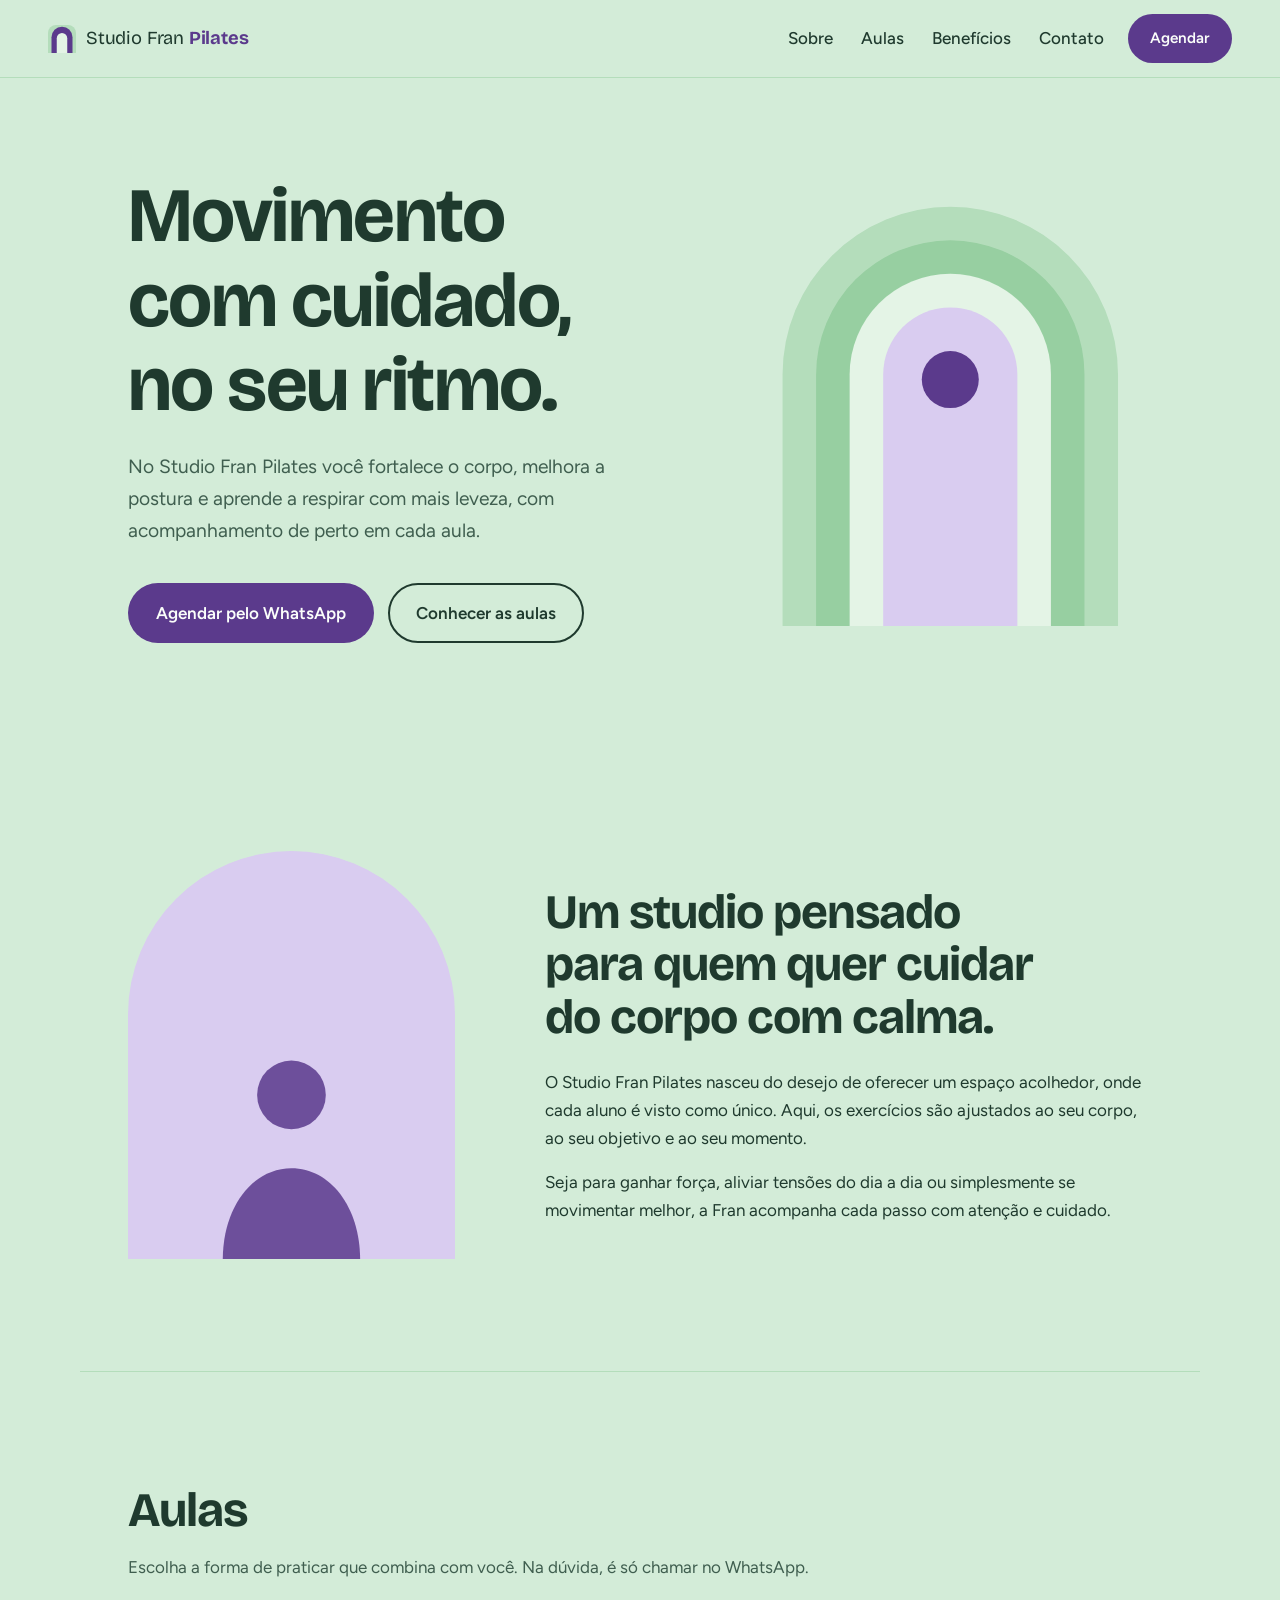
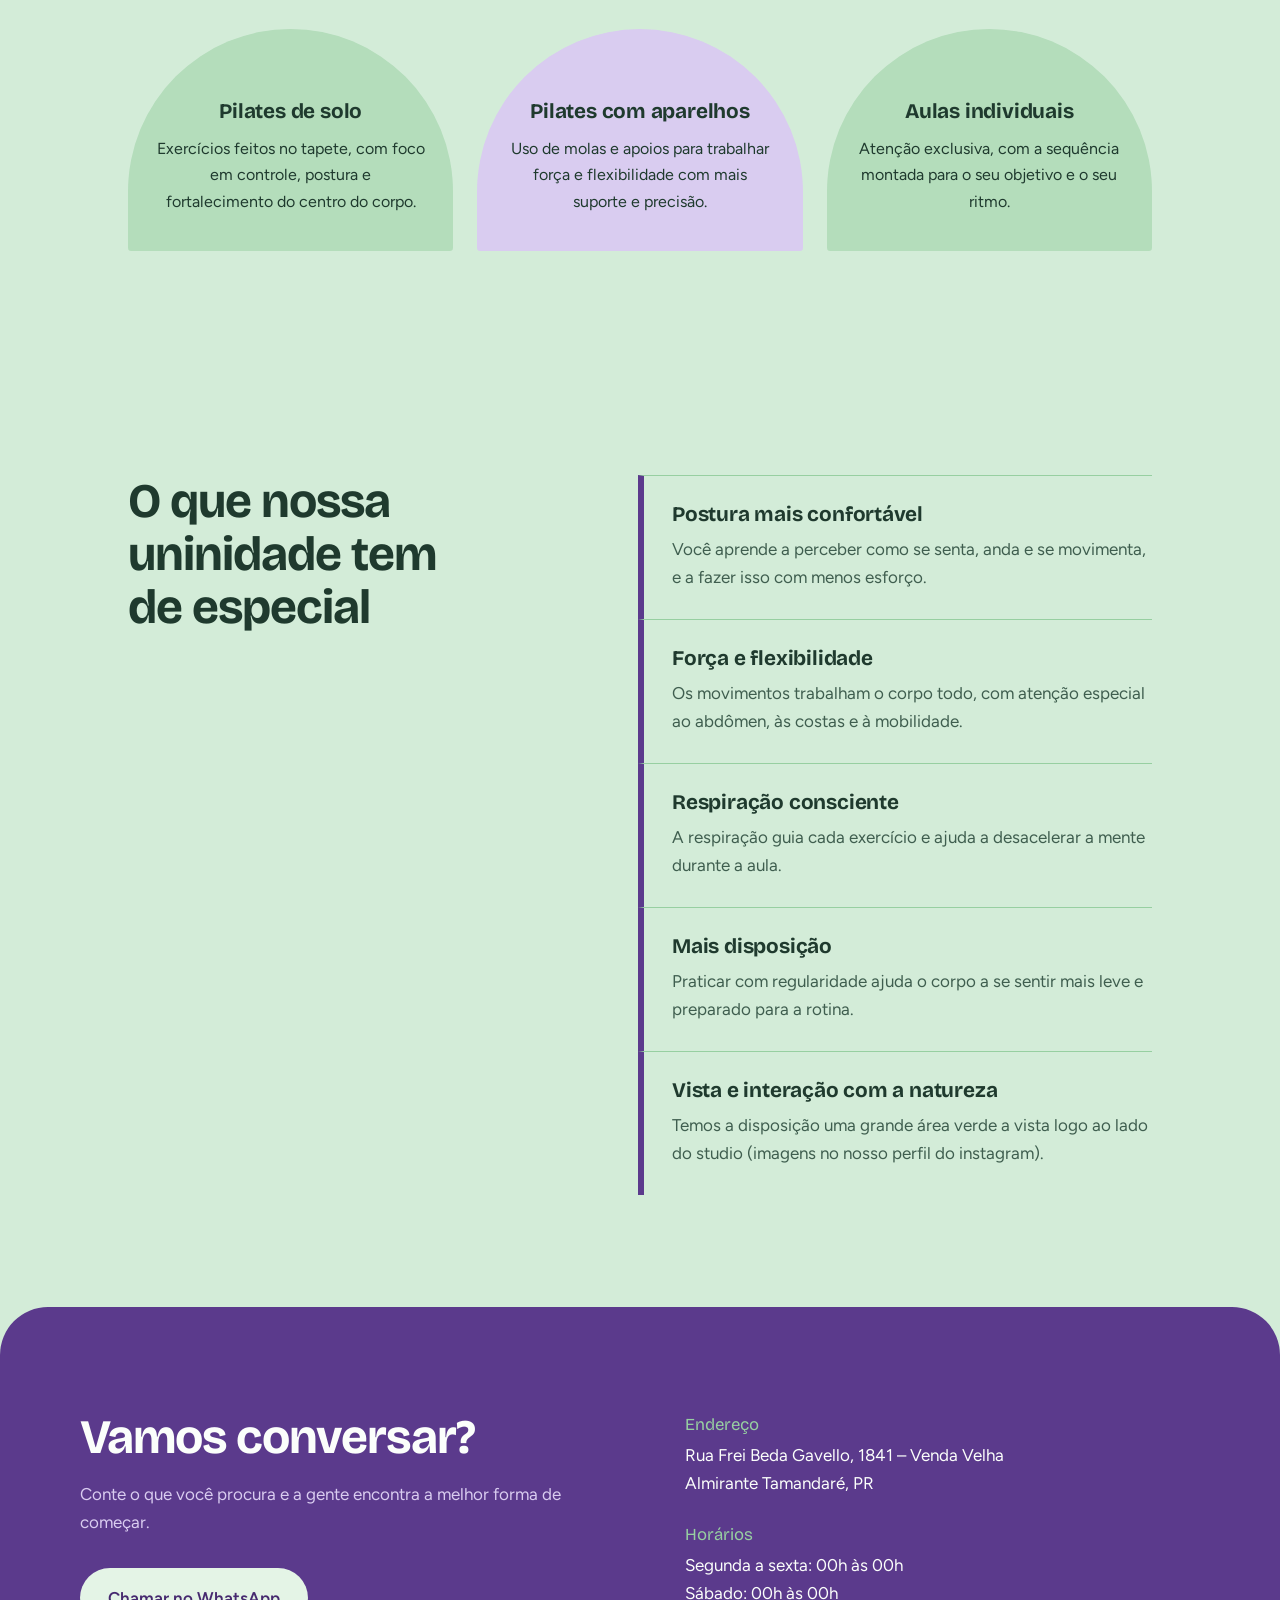
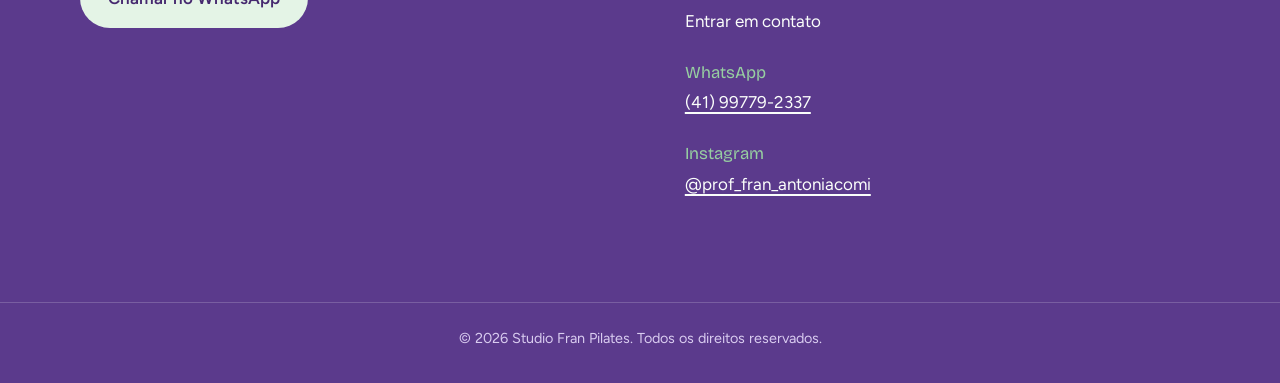
<file: studio/index.html>
<!DOCTYPE html>
<html lang="pt-BR">
<head>
  <meta charset="UTF-8">
  <meta name="viewport" content="width=device-width, initial-scale=1">
  <title>Studio Fran Pilates</title>
  <meta name="description" content="Studio Fran Pilates: aulas de pilates com atenção ao seu corpo e ao seu ritmo. Agende pelo WhatsApp.">

  <link rel="preconnect" href="https://fonts.googleapis.com">
  <link rel="preconnect" href="https://fonts.gstatic.com" crossorigin>
  <link href="https://fonts.googleapis.com/css2?family=Bricolage+Grotesque:opsz,wght@12..96,500;12..96,700&family=Figtree:wght@400;500;600&display=swap" rel="stylesheet">
  <link rel="stylesheet" href="style.css">
</head>
<body>

  <a class="pular" href="#conteudo">Pular para o conteúdo</a>

  <header class="topo">
    <a class="marca" href="#inicio" aria-label="Studio Fran Pilates, início">
      <svg class="marca-icone" viewBox="0 0 32 32" aria-hidden="true">
        <path d="M4 32V14a12 12 0 0 1 24 0v18z" fill="#5B3A8C"/>
        <path d="M10 32V15a6 6 0 0 1 12 0v17z" fill="#E4F4E6"/>
      </svg>
      <span>Studio Fran <strong>Pilates</strong></span>
    </a>

    <nav class="menu" aria-label="Principal">
      <a href="#sobre">Sobre</a>
      <a href="#aulas">Aulas</a>
      <a href="#beneficios">Benefícios</a>
      <a href="#contato">Contato</a>
    </nav>

    <!-- TROCAR o número no link abaixo (formato: 55 + DDD + número, só dígitos) -->
    <a class="botao botao-roxo botao-pequeno" href="https://wa.me/5541997792337" target="_blank" rel="noopener">Agendar</a>
  </header>

  <main id="conteudo">

    <!-- INÍCIO -->
    <section class="hero" id="inicio">
      <div class="hero-texto">
        <h1>Movimento com cuidado, no seu ritmo.</h1>
        <p class="hero-sub">No Studio Fran Pilates você fortalece o corpo, melhora a postura e aprende a respirar com mais leveza, com acompanhamento de perto em cada aula.</p>
        <div class="hero-acoes">
          <a class="botao botao-roxo" href="https://wa.me/5541997792337" target="_blank" rel="noopener">Agendar pelo WhatsApp</a>
          <a class="botao botao-contorno" href="#aulas">Conhecer as aulas</a>
        </div>
      </div>

      <div class="hero-arte" aria-hidden="true">
        <svg viewBox="0 0 480 520" role="img" focusable="false">
          <path class="arco arco-1" d="M40 520V220a200 200 0 0 1 400 0v300z" fill="#B4DDBB"/>
          <path class="arco arco-2" d="M80 520V220a160 160 0 0 1 320 0v300z" fill="#97CFA1"/>
          <path class="arco arco-3" d="M120 520V220a120 120 0 0 1 240 0v300z" fill="#E4F4E6"/>
          <path class="arco arco-4" d="M160 520V220a80 80 0 0 1 160 0v300z" fill="#D9CCF0"/>
          <circle class="sol" cx="240" cy="226" r="34" fill="#5B3A8C"/>
        </svg>
      </div>
    </section>

    <!-- SOBRE -->
    <section class="secao sobre" id="sobre">
      <div class="sobre-moldura" aria-hidden="true">
        <!-- Para usar uma foto da Fran: troque este bloco por
             <img src="fran.jpg" alt="Fran, instrutora do studio"> -->
        <svg viewBox="0 0 200 240">
          <circle cx="100" cy="96" r="30" fill="#5B3A8C" opacity=".85"/>
          <path d="M40 240c0-46 26-80 60-80s60 34 60 80z" fill="#5B3A8C" opacity=".85"/>
        </svg>
      </div>

      <div class="sobre-texto">
        <h2>Um studio pensado para quem quer cuidar do corpo com calma.</h2>
        <p>O Studio Fran Pilates nasceu do desejo de oferecer um espaço acolhedor, onde cada aluno é visto como único. Aqui, os exercícios são ajustados ao seu corpo, ao seu objetivo e ao seu momento.</p>
        <p>Seja para ganhar força, aliviar tensões do dia a dia ou simplesmente se movimentar melhor, a Fran acompanha cada passo com atenção e cuidado.</p>
      </div>
    </section>

    <!-- AULAS -->
    <section class="secao aulas" id="aulas">
      <h2>Aulas</h2>
      <p class="aulas-intro">Escolha a forma de praticar que combina com você. Na dúvida, é só chamar no WhatsApp.</p>

      <ul class="aulas-lista">
        <li class="aula">
          <h3>Pilates de solo</h3>
          <p>Exercícios feitos no tapete, com foco em controle, postura e fortalecimento do centro do corpo.</p>
        </li>
        <li class="aula">
          <h3>Pilates com aparelhos</h3>
          <p>Uso de molas e apoios para trabalhar força e flexibilidade com mais suporte e precisão.</p>
        </li>
        <li class="aula">
          <h3>Aulas individuais</h3>
          <p>Atenção exclusiva, com a sequência montada para o seu objetivo e o seu ritmo.</p>
        </li>
      </ul>
    </section>

    <!-- BENEFÍCIOS -->
    <section class="secao beneficios" id="beneficios">
      <h2>O que nossa uninidade tem de especial</h2>

      <ul class="beneficios-lista">
        <li>
          <h3>Postura mais confortável</h3>
          <p>Você aprende a perceber como se senta, anda e se movimenta, e a fazer isso com menos esforço.</p>
        </li>
        <li>
          <h3>Força e flexibilidade</h3>
          <p>Os movimentos trabalham o corpo todo, com atenção especial ao abdômen, às costas e à mobilidade.</p>
        </li>
        <li>
          <h3>Respiração consciente</h3>
          <p>A respiração guia cada exercício e ajuda a desacelerar a mente durante a aula.</p>
        </li>
        <li>
          <h3>Mais disposição</h3>
          <p>Praticar com regularidade ajuda o corpo a se sentir mais leve e preparado para a rotina.</p>
        </li>
         <li>
          <h3>Vista e interação com a natureza</h3>
          <p>Temos a disposição uma grande área verde a vista logo ao lado do studio (imagens no nosso perfil do instagram).</p>
        </li>
      </ul>
    </section>

    <!-- CONTATO -->
    <section class="contato" id="contato">
      <div class="contato-miolo">
        <div class="contato-chamada">
          <h2>Vamos conversar?</h2>
          <p>Conte o que você procura e a gente encontra a melhor forma de começar.</p>
          <a class="botao botao-claro" href="https://wa.me/5500000000000" target="_blank" rel="noopener">Chamar no WhatsApp</a>
        </div>

        <!-- TROCAR pelos dados reais do studio -->
        <dl class="contato-dados">
          <div>
            <dt>Endereço</dt>
            <dd>Rua Frei Beda Gavello, 1841 &ndash; Venda Velha<br>Almirante Tamandaré, PR</dd>
          </div>
          <div>
            <dt>Horários</dt>
            <dd>Segunda a sexta: 00h às 00h<br>Sábado: 00h às 00h</dd>
            <dd>Entrar em contato</dd>
          </div>
          <div>
            <dt>WhatsApp</dt>
            <dd><a href="https://wa.me/5541997792337" target="_blank" rel="noopener">(41) 99779-2337</a></dd>
          </div>
          <div>
            <dt>Instagram</dt>
            <dd><a href="https://instagram.com/" target="_blank" rel="noopener">@prof_fran_antoniacomi</a></dd>
          </div>
        </dl>
      </div>
    </section>

  </main>

  <footer class="rodape">
    <p>&copy; 2026 Studio Fran Pilates. Todos os direitos reservados.</p>
  </footer>

</body>
</html>
</file>
<file: studio/style.css>
:root {
  --verde-fundo: #D3ECD8;
  --verde-claro: #B4DDBB;
  --verde-medio: #97CFA1;
  --verde-brilho: #E4F4E6;
  --verde-texto: #1F3A2E;
  --verde-texto-suave: #3F5E4F;

  --roxo: #5B3A8C;
  --roxo-escuro: #46296F;
  --lavanda: #D9CCF0;

  --branco: #FBFEFB;

  --fonte-titulo: "Bricolage Grotesque", "Trebuchet MS", system-ui, sans-serif;
  --fonte-texto: "Figtree", system-ui, -apple-system, "Segoe UI", sans-serif;

  --largura: 1120px;
  --lateral: clamp(20px, 5vw, 48px);
}

*,
*::before,
*::after {
  box-sizing: border-box;
}

html {
  scroll-behavior: smooth;
  scroll-padding-top: 88px;
}

body {
  margin: 0;
  background: var(--verde-fundo);
  color: var(--verde-texto);
  font-family: var(--fonte-texto);
  font-size: 1.0625rem;
  line-height: 1.65;
  -webkit-font-smoothing: antialiased;
}

img,
svg {
  display: block;
  max-width: 100%;
}

a {
  color: inherit;
}

:focus-visible {
  outline: 3px solid var(--roxo);
  outline-offset: 3px;
  border-radius: 4px;
}

.pular {
  position: absolute;
  left: 16px;
  top: -60px;
  padding: 10px 16px;
  background: var(--roxo);
  color: var(--branco);
  border-radius: 8px;
  z-index: 100;
}

.pular:focus {
  top: 12px;
}

/* ---------- Tipografia ---------- */

h1,
h2,
h3 {
  font-family: var(--fonte-titulo);
  font-weight: 700;
  line-height: 1.1;
  letter-spacing: -0.02em;
  margin: 0;
  text-wrap: balance;
}

h1 {
  font-size: clamp(2.6rem, 6.2vw, 4.8rem);
}

h2 {
  font-size: clamp(1.9rem, 4vw, 3rem);
}

h3 {
  font-size: 1.3rem;
  letter-spacing: -0.01em;
}

p {
  margin: 0;
  max-width: 62ch;
}

/* ---------- Botões ---------- */

.botao {
  display: inline-block;
  padding: 14px 26px;
  border-radius: 999px;
  font-weight: 600;
  text-decoration: none;
  border: 2px solid transparent;
  transition: background-color 0.2s, color 0.2s, border-color 0.2s;
}

.botao-pequeno {
  padding: 10px 20px;
  font-size: 0.95rem;
}

.botao-roxo {
  background: var(--roxo);
  color: var(--branco);
}

.botao-roxo:hover {
  background: var(--roxo-escuro);
}

.botao-contorno {
  border-color: var(--verde-texto);
  color: var(--verde-texto);
}

.botao-contorno:hover {
  background: var(--verde-texto);
  color: var(--verde-fundo);
}

.botao-claro {
  background: var(--verde-brilho);
  color: var(--roxo-escuro);
}

.botao-claro:hover {
  background: var(--branco);
}

/* ---------- Topo ---------- */

.topo {
  position: sticky;
  top: 0;
  z-index: 50;
  display: flex;
  align-items: center;
  justify-content: space-between;
  gap: 24px;
  padding: 14px var(--lateral);
  background: rgba(211, 236, 216, 0.92);
  backdrop-filter: blur(8px);
  border-bottom: 1px solid var(--verde-claro);
}

.marca {
  display: flex;
  align-items: center;
  gap: 10px;
  text-decoration: none;
  font-family: var(--fonte-titulo);
  font-size: 1.15rem;
  letter-spacing: -0.01em;
}

.marca strong {
  color: var(--roxo);
}

.marca-icone {
  width: 28px;
  height: 28px;
  background: var(--verde-claro);
  border-radius: 8px 8px 0 0;
}

.menu {
  display: flex;
  gap: 28px;
  margin-left: auto;
}

.menu a {
  text-decoration: none;
  font-weight: 500;
  padding: 6px 0;
  border-bottom: 2px solid transparent;
}

.menu a:hover {
  border-bottom-color: var(--roxo);
}

/* ---------- Hero ---------- */

.hero {
  max-width: var(--largura);
  margin: 0 auto;
  padding: clamp(40px, 8vw, 96px) var(--lateral);
  display: grid;
  grid-template-columns: 1.15fr 0.85fr;
  align-items: center;
  gap: clamp(32px, 6vw, 80px);
}

.hero-sub {
  margin-top: 24px;
  font-size: 1.2rem;
  color: var(--verde-texto-suave);
}

.hero-acoes {
  display: flex;
  flex-wrap: wrap;
  gap: 14px;
  margin-top: 36px;
}

.hero-arte svg {
  width: 100%;
  height: auto;
  overflow: visible;
}

/* Único movimento da página: os arcos "respiram" devagar */
.arco {
  transform-origin: 240px 520px;
  animation: respirar 7s ease-in-out infinite alternate;
}

.arco-2 { animation-delay: 0.4s; }
.arco-3 { animation-delay: 0.8s; }
.arco-4 { animation-delay: 1.2s; }

.sol {
  transform-origin: 240px 226px;
  animation: respirar-sol 7s ease-in-out infinite alternate;
  animation-delay: 1.2s;
}

@keyframes respirar {
  from { transform: scale(1); }
  to   { transform: scale(1.03); }
}

@keyframes respirar-sol {
  from { transform: scale(1); }
  to   { transform: scale(1.12); }
}

/* ---------- Seções ---------- */

.secao {
  max-width: var(--largura);
  margin: 0 auto;
  padding: clamp(56px, 9vw, 112px) var(--lateral);
}

/* ---------- Sobre ---------- */

.sobre {
  display: grid;
  grid-template-columns: 0.7fr 1.3fr;
  align-items: center;
  gap: clamp(32px, 7vw, 96px);
}

.sobre-moldura {
  background: var(--lavanda);
  border-radius: 999px 999px 0 0;
  aspect-ratio: 4 / 5;
  display: flex;
  align-items: flex-end;
  justify-content: center;
  overflow: hidden;
  max-width: 380px;
  width: 100%;
}

.sobre-moldura svg,
.sobre-moldura img {
  width: 70%;
}

.sobre-moldura img {
  width: 100%;
  height: 100%;
  object-fit: cover;
}

.sobre-texto h2 {
  margin-bottom: 24px;
}

.sobre-texto p + p {
  margin-top: 16px;
}

/* ---------- Aulas ---------- */

.aulas {
  border-top: 1px solid var(--verde-claro);
}

.aulas-intro {
  margin-top: 16px;
  color: var(--verde-texto-suave);
}

.aulas-lista {
  list-style: none;
  margin: 48px 0 0;
  padding: 0;
  display: grid;
  grid-template-columns: repeat(3, 1fr);
  gap: 24px;
}

.aula {
  background: var(--verde-claro);
  border-radius: 999px 999px 20px 20px;
  padding: 72px 28px 36px;
  text-align: center;
}

.aula:nth-child(2) {
  background: var(--lavanda);
}

.aula h3 {
  margin-bottom: 12px;
}

.aula p {
  margin: 0 auto;
  font-size: 1rem;
}

/* ---------- Benefícios ---------- */

.beneficios {
  display: grid;
  grid-template-columns: 0.9fr 1.1fr;
  gap: clamp(32px, 7vw, 96px);
  align-items: start;
}

.beneficios h2 {
  position: sticky;
  top: 110px;
}

.beneficios-lista {
  list-style: none;
  margin: 0;
  padding: 0;
}

.beneficios-lista li {
  padding: 28px 0 28px 28px;
  border-top: 1px solid var(--verde-medio);
  border-left: 6px solid var(--roxo);
  border-top-left-radius: 0;
  margin-bottom: 0;
}

.beneficios-lista li + li {
  margin-top: 0;
}

.beneficios-lista h3 {
  margin-bottom: 8px;
}

.beneficios-lista p {
  color: var(--verde-texto-suave);
}

/* ---------- Contato ---------- */

.contato {
  background: var(--roxo);
  color: var(--branco);
  border-radius: 48px 48px 0 0;
  padding: clamp(56px, 9vw, 104px) var(--lateral);
}

.contato-miolo {
  max-width: var(--largura);
  margin: 0 auto;
  display: grid;
  grid-template-columns: 1fr 1fr;
  gap: clamp(32px, 7vw, 96px);
  align-items: start;
}

.contato-chamada h2 {
  margin-bottom: 16px;
}

.contato-chamada p {
  margin-bottom: 32px;
  color: var(--lavanda);
}

.contato-dados {
  margin: 0;
  display: grid;
  gap: 24px;
}

.contato-dados dt {
  font-family: var(--fonte-titulo);
  font-size: 1.05rem;
  color: var(--verde-medio);
  margin-bottom: 2px;
}

.contato-dados dd {
  margin: 0;
}

.contato-dados a {
  text-decoration-thickness: 2px;
  text-underline-offset: 4px;
}

.contato :focus-visible {
  outline-color: var(--verde-brilho);
}

/* ---------- Rodapé ---------- */

.rodape {
  background: var(--roxo);
  color: var(--lavanda);
  padding: 24px var(--lateral) 32px;
  text-align: center;
  font-size: 0.9rem;
  border-top: 1px solid rgba(251, 254, 251, 0.18);
}

.rodape p {
  max-width: none;
}

/* ---------- Telas menores ---------- */

@media (max-width: 860px) {
  .hero,
  .sobre,
  .beneficios,
  .contato-miolo {
    grid-template-columns: 1fr;
  }

  .hero-arte {
    order: -1;
    max-width: 300px;
  }

  .aulas-lista {
    grid-template-columns: 1fr;
  }

  .aula {
    border-radius: 80px 80px 20px 20px;
    padding-top: 48px;
  }

  .beneficios h2 {
    position: static;
  }

  .sobre-moldura {
    max-width: 280px;
  }
}

@media (max-width: 640px) {
  .menu {
    display: none;
  }

  .topo {
    justify-content: space-between;
  }

  .contato {
    border-radius: 32px 32px 0 0;
  }
}

/* ---------- Movimento reduzido ---------- */

@media (prefers-reduced-motion: reduce) {
  html {
    scroll-behavior: auto;
  }

  .arco,
  .sol {
    animation: none;
  }
}
</file>
